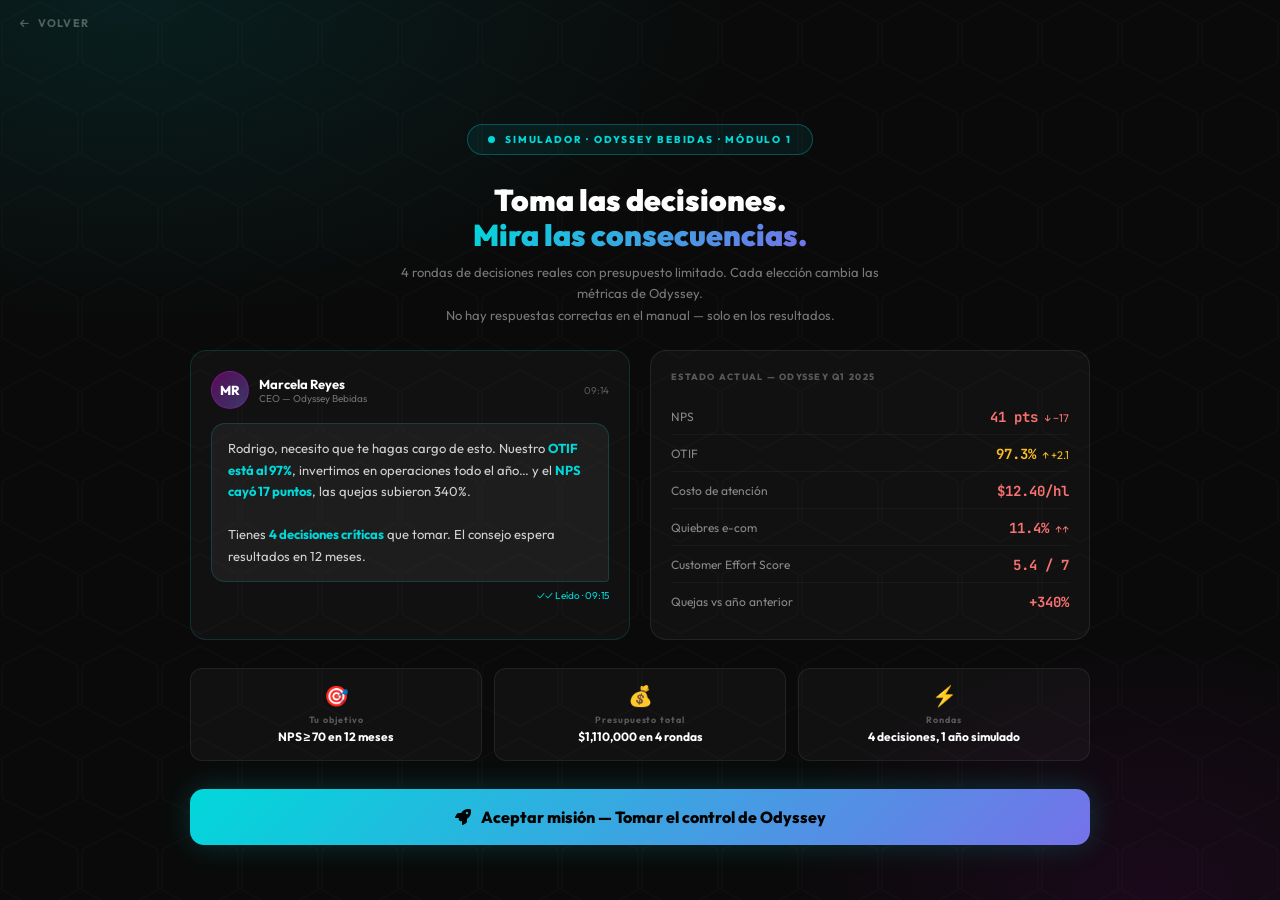
<file: screens/mision.html>
<!DOCTYPE html>
<html lang="es">
<head>
  <meta charset="UTF-8"/>
  <meta name="viewport" content="width=device-width, initial-scale=1.0"/>
  <title>Simulador Odyssey — SELF SCI</title>
  <link rel="preconnect" href="https://fonts.googleapis.com">
  <link href="https://fonts.googleapis.com/css2?family=Outfit:wght@300;400;500;600;700;800;900&family=JetBrains+Mono:wght@400;700&display=swap" rel="stylesheet">
  <link rel="stylesheet" href="https://cdnjs.cloudflare.com/ajax/libs/font-awesome/6.5.0/css/all.min.css"/>
  <style>
:root {
  --cyan:#00d8da; --magenta:#F800fa; --purple:#7572e9;
  --white:#fdfdfd; --black:#020202; --dark1:#0a0a0a; --dark2:#111; --dark3:#181820;
  --green:#4ade80; --red:#f87171; --orange:#fb923c; --amber:#fbbf24;
}
*,*::before,*::after{box-sizing:border-box;margin:0;padding:0;}
html,body{height:100%;font-family:'Outfit',sans-serif;background:var(--dark1);color:var(--white);overflow:hidden;}

/* ── HEX BG ── */
.hex-bg{position:fixed;inset:0;z-index:0;
  background:
    radial-gradient(ellipse 80% 60% at 10% 0%,rgba(0,216,218,0.1) 0%,transparent 60%),
    radial-gradient(ellipse 50% 50% at 90% 100%,rgba(248,0,250,0.07) 0%,transparent 60%),
    url("data:image/svg+xml,%3Csvg xmlns='http://www.w3.org/2000/svg' width='80' height='92'%3E%3Cpolygon points='40,2 78,22 78,62 40,82 2,62 2,22' fill='none' stroke='rgba(255,255,255,0.025)' stroke-width='1'/%3E%3C/svg%3E"),
    var(--dark1);
  background-size:auto,auto,80px 92px,auto;
}

/* ── STATES ── */
.sim-state{position:fixed;inset:0;z-index:1;display:none;flex-direction:column;overflow:hidden;}
.sim-state.active{display:flex;animation:fadeUp .45s cubic-bezier(.4,0,.2,1);}
@keyframes fadeUp{from{opacity:0;transform:translateY(12px);}to{opacity:1;transform:translateY(0);}}

/* ── BACK NAV ── */
#back-nav{position:fixed;top:16px;left:20px;z-index:600;display:flex;align-items:center;gap:8px;
  color:rgba(255,255,255,0.3);font-size:11px;font-weight:700;letter-spacing:.1em;cursor:pointer;transition:color .2s;}
#back-nav:hover{color:var(--cyan);}

/* ══════════════════════════════
   INTRO SCREEN
══════════════════════════════ */
#state-intro{align-items:center;justify-content:flex-start;overflow-y:auto;padding:60px 24px 48px;}
.intro-wrap{width:100%;max-width:900px;margin:0 auto;}

.sim-badge{display:inline-flex;align-items:center;gap:10px;
  background:rgba(0,216,218,0.07);border:1.5px solid rgba(0,216,218,0.3);
  border-radius:100px;padding:8px 20px;font-size:10px;font-weight:800;letter-spacing:.18em;color:var(--cyan);
  margin-bottom:28px;animation:badgePulse 3s ease-in-out infinite;}
@keyframes badgePulse{0%,100%{box-shadow:0 0 0 0 rgba(0,216,218,0);}50%{box-shadow:0 0 0 8px rgba(0,216,218,0.06);}}
.sim-badge .dot{width:7px;height:7px;border-radius:50%;background:var(--cyan);animation:dotBlink 1.4s ease-in-out infinite;}
@keyframes dotBlink{0%,100%{opacity:1;}50%{opacity:.3;}}

.intro-grid{display:grid;grid-template-columns:1fr 1fr;gap:20px;margin-bottom:28px;}
@media(max-width:700px){.intro-grid{grid-template-columns:1fr;}}

/* WhatsApp card */
.wa-card{background:rgba(255,255,255,0.03);border:1px solid rgba(0,216,218,0.15);border-radius:16px;padding:20px;}
.wa-head{display:flex;align-items:center;gap:10px;margin-bottom:14px;}
.wa-av{width:38px;height:38px;border-radius:50%;background:linear-gradient(135deg,rgba(248,0,250,.3),rgba(117,114,233,.4));
  border:1.5px solid rgba(248,0,250,.3);display:flex;align-items:center;justify-content:center;font-size:13px;font-weight:800;}
.wa-name{font-size:13px;font-weight:700;}.wa-role{font-size:10px;color:rgba(255,255,255,.4);}
.wa-time{margin-left:auto;font-size:10px;color:rgba(255,255,255,.3);}
.wa-bubble{background:rgba(255,255,255,.05);border:1px solid rgba(0,216,218,.18);border-radius:14px 14px 4px 14px;
  padding:14px 16px;font-size:13px;line-height:1.65;color:rgba(255,255,255,.8);}
.wa-bubble strong{color:var(--cyan);}
.wa-check{text-align:right;font-size:10px;color:var(--cyan);margin-top:7px;}

/* Company state card */
.state-card{background:rgba(255,255,255,0.03);border:1px solid rgba(255,255,255,0.08);border-radius:16px;padding:20px;}
.state-card-title{font-size:9px;font-weight:800;letter-spacing:.14em;color:rgba(255,255,255,.3);margin-bottom:16px;}
.metric-row{display:flex;align-items:center;justify-content:space-between;padding:8px 0;
  border-bottom:1px solid rgba(255,255,255,.04);}
.metric-row:last-child{border-bottom:none;}
.metric-label{font-size:12px;color:rgba(255,255,255,.5);}
.metric-val{font-size:14px;font-weight:700;font-family:'JetBrains Mono',monospace;}
.metric-trend{font-size:11px;margin-left:6px;}
.val-bad{color:var(--red);}.val-warn{color:var(--orange);}.val-ok{color:var(--amber);}.val-good{color:var(--green);}

/* Context info */
.context-strip{display:grid;grid-template-columns:repeat(3,1fr);gap:12px;margin-bottom:28px;}
.ctx-block{background:rgba(255,255,255,.03);border:1px solid rgba(255,255,255,.07);border-radius:12px;padding:14px;text-align:center;}
.ctx-icon{font-size:20px;margin-bottom:6px;}
.ctx-lbl{font-size:9px;font-weight:700;letter-spacing:.1em;color:rgba(255,255,255,.3);margin-bottom:4px;}
.ctx-val{font-size:12px;font-weight:700;line-height:1.35;}

.btn-start{width:100%;padding:18px;background:linear-gradient(135deg,var(--cyan),var(--purple));
  border:none;border-radius:14px;font-family:'Outfit',sans-serif;font-size:16px;font-weight:800;
  color:var(--black);cursor:pointer;display:flex;align-items:center;justify-content:center;gap:10px;
  transition:all .25s;box-shadow:0 0 30px rgba(0,216,218,.2);}
.btn-start:hover{transform:translateY(-2px);box-shadow:0 8px 40px rgba(0,216,218,.3);}

/* ══════════════════════════════
   DECISION SCREEN
══════════════════════════════ */
#state-decision{flex-direction:column;}

/* Top bar */
.dec-topbar{flex-shrink:0;background:rgba(2,2,2,.92);backdrop-filter:blur(14px);
  border-bottom:1px solid rgba(255,255,255,.07);padding:0 24px;
  display:flex;align-items:center;gap:0;height:52px;}
.dec-round-label{font-size:10px;font-weight:800;letter-spacing:.18em;color:var(--cyan);
  white-space:nowrap;padding-right:20px;border-right:1px solid rgba(255,255,255,.08);}
.dec-round-title{font-size:13px;font-weight:700;color:rgba(255,255,255,.8);padding:0 20px;flex:1;}
/* Budget tracker */
.budget-wrap{display:flex;align-items:center;gap:10px;flex-shrink:0;}
.budget-label{font-size:10px;color:rgba(255,255,255,.35);white-space:nowrap;}
.budget-bar-track{width:140px;height:6px;background:rgba(255,255,255,.08);border-radius:100px;overflow:hidden;}
.budget-bar-fill{height:100%;border-radius:100px;transition:width .3s,background .3s;background:var(--green);}
.budget-bar-fill.warn{background:var(--orange);}
.budget-bar-fill.over{background:var(--red);}
.budget-num{font-size:11px;font-family:'JetBrains Mono',monospace;font-weight:700;
  color:var(--green);transition:color .3s;white-space:nowrap;}
.budget-num.warn{color:var(--orange);}.budget-num.over{color:var(--red);}

/* Two-panel body */
.dec-body{flex:1;display:grid;grid-template-columns:300px 1fr;overflow:hidden;}
@media(max-width:800px){.dec-body{grid-template-columns:1fr;}}

/* LEFT: metrics panel */
.metrics-panel{overflow-y:auto;padding:20px 18px;border-right:1px solid rgba(255,255,255,.06);
  display:flex;flex-direction:column;gap:16px;}
.mp-title{font-size:9px;font-weight:800;letter-spacing:.14em;color:rgba(255,255,255,.3);}
.mp-card{background:rgba(255,255,255,.03);border:1px solid rgba(255,255,255,.07);border-radius:10px;padding:14px;}
.mp-metric{display:flex;align-items:center;justify-content:space-between;padding:7px 0;
  border-bottom:1px solid rgba(255,255,255,.04);}
.mp-metric:last-child{border-bottom:none;}
.mp-metric-name{font-size:11px;color:rgba(255,255,255,.5);}
.mp-vals{display:flex;align-items:center;gap:6px;}
.mp-current{font-size:12px;font-weight:700;font-family:'JetBrains Mono',monospace;}
.mp-arrow{font-size:10px;color:rgba(255,255,255,.2);}
.mp-predicted{font-size:12px;font-weight:700;font-family:'JetBrains Mono',monospace;transition:all .3s;}
.mp-delta{font-size:10px;font-weight:700;transition:all .3s;}
.delta-pos{color:var(--green);}.delta-neg{color:var(--red);}.delta-zero{color:rgba(255,255,255,.2);}

/* selected summary */
.sel-summary{background:rgba(0,216,218,.04);border:1px solid rgba(0,216,218,.12);border-radius:10px;padding:14px;}
.sel-sum-title{font-size:9px;font-weight:800;letter-spacing:.14em;color:rgba(0,216,218,.6);margin-bottom:10px;}
.sel-sum-empty{font-size:12px;color:rgba(255,255,255,.2);font-style:italic;}
.sel-item{display:flex;align-items:center;justify-content:space-between;
  font-size:11px;padding:5px 0;border-bottom:1px solid rgba(255,255,255,.04);}
.sel-item:last-child{border-bottom:none;}
.sel-item-name{color:rgba(255,255,255,.7);flex:1;}
.sel-item-cost{color:var(--cyan);font-family:'JetBrains Mono',monospace;font-weight:700;font-size:10px;}

.btn-ejecutar{width:100%;padding:14px;background:linear-gradient(135deg,var(--cyan),var(--purple));
  border:none;border-radius:10px;font-family:'Outfit',sans-serif;font-size:14px;font-weight:800;
  color:var(--black);cursor:pointer;transition:all .25s;display:flex;align-items:center;justify-content:center;gap:8px;
  opacity:.35;}
.btn-ejecutar:not(:disabled){opacity:1;}
.btn-ejecutar:not(:disabled):hover{transform:translateY(-1px);box-shadow:0 6px 24px rgba(0,216,218,.3);}

/* RIGHT: decisions */
.decisions-panel{overflow-y:auto;padding:20px 20px;}
.dp-header{margin-bottom:16px;}
.dp-situation{font-size:12px;line-height:1.6;color:rgba(255,255,255,.5);
  background:rgba(255,255,255,.02);border-left:3px solid rgba(248,0,250,.4);
  border-radius:0 8px 8px 0;padding:12px 14px;margin-bottom:14px;}
.dp-situation strong{color:rgba(255,255,255,.8);}
.dp-ask{font-size:14px;font-weight:700;color:var(--white);line-height:1.45;}
.dp-budget-note{font-size:11px;color:rgba(255,255,255,.35);margin-top:6px;}

.dec-grid{display:grid;grid-template-columns:repeat(auto-fill,minmax(260px,1fr));gap:12px;}

/* Decision card */
.dec-card{background:rgba(255,255,255,.03);border:1.5px solid rgba(255,255,255,.08);
  border-radius:14px;padding:16px;cursor:pointer;transition:all .25s;position:relative;overflow:hidden;}
.dec-card:hover:not(.dec-selected){border-color:rgba(117,114,233,.4);background:rgba(117,114,233,.05);}
.dec-card.dec-selected{border-color:var(--cyan);background:rgba(0,216,218,.06);
  box-shadow:0 0 0 1px rgba(0,216,218,.2),0 4px 20px rgba(0,216,218,.1);}
.dec-card.dec-disabled{opacity:.4;cursor:not-allowed;pointer-events:none;}

.dc-head{display:flex;align-items:flex-start;gap:10px;margin-bottom:10px;}
.dc-icon{width:36px;height:36px;border-radius:10px;display:flex;align-items:center;justify-content:center;
  font-size:16px;flex-shrink:0;}
.dc-title{font-size:13px;font-weight:700;line-height:1.3;flex:1;}
.dc-check{font-size:16px;color:var(--cyan);margin-left:auto;opacity:0;transition:opacity .2s;}
.dec-card.dec-selected .dc-check{opacity:1;}

.dc-meta{display:flex;gap:8px;margin-bottom:10px;flex-wrap:wrap;}
.dc-tag{display:inline-flex;align-items:center;gap:4px;border-radius:100px;padding:3px 10px;
  font-size:10px;font-weight:700;}
.tag-cost{background:rgba(0,216,218,.1);color:var(--cyan);border:1px solid rgba(0,216,218,.2);}
.tag-time{background:rgba(255,255,255,.06);color:rgba(255,255,255,.5);}
.tag-risk-low{background:rgba(74,222,128,.1);color:var(--green);}
.tag-risk-med{background:rgba(251,146,60,.1);color:var(--orange);}
.tag-risk-high{background:rgba(248,113,113,.1);color:var(--red);}

.dc-impacts{border-top:1px solid rgba(255,255,255,.06);padding-top:10px;
  display:flex;flex-wrap:wrap;gap:6px;}
.dc-impact{display:inline-flex;align-items:center;gap:4px;font-size:10px;font-weight:700;
  background:rgba(255,255,255,.04);border-radius:6px;padding:3px 8px;}
.imp-pos{color:var(--green);}.imp-neg{color:var(--red);}.imp-neutral{color:rgba(255,255,255,.3);}

/* ══════════════════════════════
   RESULTS SCREEN
══════════════════════════════ */
#state-results{align-items:center;justify-content:flex-start;overflow-y:auto;padding:48px 24px;}
.results-wrap{width:100%;max-width:760px;margin:0 auto;}

.results-header{text-align:center;margin-bottom:32px;}
.results-round-tag{font-size:10px;font-weight:800;letter-spacing:.16em;color:rgba(255,255,255,.3);margin-bottom:10px;}
.results-title{font-size:26px;font-weight:900;margin-bottom:8px;}
.results-sub{font-size:13px;color:rgba(255,255,255,.45);}

/* Score badge */
.score-badge{display:inline-flex;align-items:center;gap:14px;
  background:rgba(255,255,255,.04);border:1.5px solid rgba(255,255,255,.1);
  border-radius:16px;padding:16px 24px;margin-bottom:28px;}
.score-grade{font-size:48px;font-weight:900;line-height:1;}
.score-grade.A{color:var(--green);text-shadow:0 0 20px rgba(74,222,128,.4);}
.score-grade.B{color:var(--cyan);text-shadow:0 0 20px rgba(0,216,218,.4);}
.score-grade.C{color:var(--amber);text-shadow:0 0 20px rgba(251,191,36,.3);}
.score-grade.D{color:var(--red);}
.score-pts{text-align:left;}
.score-num{font-size:22px;font-weight:800;font-family:'JetBrains Mono',monospace;}
.score-lbl{font-size:11px;color:rgba(255,255,255,.35);margin-top:2px;}

/* Metrics change grid */
.metrics-change-grid{display:grid;grid-template-columns:repeat(auto-fill,minmax(200px,1fr));gap:12px;margin-bottom:24px;}
.mc-card{background:rgba(255,255,255,.03);border:1px solid rgba(255,255,255,.08);border-radius:12px;
  padding:16px;text-align:center;}
.mc-label{font-size:10px;font-weight:700;letter-spacing:.08em;color:rgba(255,255,255,.3);margin-bottom:8px;}
.mc-values{display:flex;align-items:center;justify-content:center;gap:10px;}
.mc-from{font-size:16px;font-weight:700;font-family:'JetBrains Mono',monospace;color:rgba(255,255,255,.35);}
.mc-arrow{font-size:14px;color:rgba(255,255,255,.2);}
.mc-to{font-size:20px;font-weight:900;font-family:'JetBrains Mono',monospace;}
.mc-delta{font-size:11px;font-weight:700;margin-top:4px;}
.mc-improved{color:var(--green);}.mc-worse{color:var(--red);}.mc-same{color:rgba(255,255,255,.3);}

/* Debrief */
.debrief-box{background:rgba(255,255,255,.02);border:1px solid rgba(255,255,255,.08);
  border-radius:14px;padding:20px;margin-bottom:24px;}
.db-label{font-size:9px;font-weight:800;letter-spacing:.14em;color:rgba(248,0,250,.6);margin-bottom:10px;}
.db-text{font-size:13px;line-height:1.7;color:rgba(255,255,255,.6);}
.db-optimal{margin-top:12px;padding:10px 14px;
  background:rgba(0,216,218,.05);border:1px solid rgba(0,216,218,.15);border-radius:8px;
  font-size:12px;color:rgba(0,216,218,.8);}

.btn-siguiente{width:100%;padding:16px;background:linear-gradient(135deg,var(--cyan),var(--purple));
  border:none;border-radius:12px;font-family:'Outfit',sans-serif;font-size:15px;font-weight:800;
  color:var(--black);cursor:pointer;transition:all .25s;display:flex;align-items:center;justify-content:center;gap:10px;}
.btn-siguiente:hover{transform:translateY(-2px);box-shadow:0 8px 32px rgba(0,216,218,.3);}

/* ══════════════════════════════
   FINAL SCORECARD
══════════════════════════════ */
#state-final{align-items:center;justify-content:center;overflow-y:auto;padding:40px 24px;}
.final-wrap{width:100%;max-width:680px;text-align:center;}
.final-trophy{font-size:56px;margin-bottom:20px;animation:trophyBounce .8s cubic-bezier(.34,1.56,.64,1);}
@keyframes trophyBounce{from{transform:scale(0) rotate(-10deg);}to{transform:scale(1) rotate(0);}}
.final-title{font-size:32px;font-weight:900;margin-bottom:8px;
  background:linear-gradient(135deg,var(--cyan),var(--purple));
  -webkit-background-clip:text;-webkit-text-fill-color:transparent;}
.final-sub{font-size:15px;color:rgba(255,255,255,.45);margin-bottom:32px;line-height:1.6;}

.final-metrics-grid{display:grid;grid-template-columns:repeat(5,1fr);gap:8px;margin-bottom:28px;}
@media(max-width:600px){.final-metrics-grid{grid-template-columns:repeat(3,1fr);}}
.final-metric{background:rgba(255,255,255,.04);border:1px solid rgba(255,255,255,.08);
  border-radius:10px;padding:12px 8px;text-align:center;}
.fm-label{font-size:8px;font-weight:700;letter-spacing:.1em;color:rgba(255,255,255,.3);margin-bottom:6px;}
.fm-before{font-size:11px;color:rgba(255,255,255,.25);font-family:'JetBrains Mono',monospace;margin-bottom:2px;}
.fm-after{font-size:16px;font-weight:900;font-family:'JetBrains Mono',monospace;}
.fm-change{font-size:10px;font-weight:700;margin-top:3px;}

.final-score-big{display:inline-flex;align-items:center;gap:16px;
  background:rgba(255,255,255,.04);border:1.5px solid rgba(0,216,218,.2);
  border-radius:16px;padding:20px 32px;margin-bottom:28px;}
.fsb-grade{font-size:64px;font-weight:900;line-height:1;}
.fsb-info{text-align:left;}
.fsb-pts{font-size:28px;font-weight:900;font-family:'JetBrains Mono',monospace;}
.fsb-label{font-size:12px;color:rgba(255,255,255,.4);}

.btn-volver{padding:14px 32px;background:rgba(255,255,255,.05);border:1px solid rgba(255,255,255,.12);
  border-radius:12px;font-family:'Outfit',sans-serif;font-size:14px;font-weight:700;
  color:rgba(255,255,255,.6);cursor:pointer;transition:all .2s;}
.btn-volver:hover{background:rgba(255,255,255,.1);color:var(--white);}

/* ── ANIMATIONS ── */
@keyframes countUp{from{opacity:0;transform:translateY(8px);}to{opacity:1;transform:translateY(0);}}
.animate-in{animation:countUp .5s ease forwards;}
  </style>
</head>
<body>

<div class="hex-bg"></div>
<div id="back-nav" onclick="window.location.href='../index.html'">
  <i class="fas fa-arrow-left" style="font-size:10px;"></i> VOLVER
</div>

<!-- ══════════════════════════════
     INTRO
══════════════════════════════ -->
<div id="state-intro" class="sim-state active">
  <div class="intro-wrap" style="padding-top:64px;">

    <div style="text-align:center;margin-bottom:24px;">
      <div class="sim-badge"><span class="dot"></span>SIMULADOR · ODYSSEY BEBIDAS · MÓDULO 1</div>
      <h1 style="font-size:30px;font-weight:900;line-height:1.15;margin-bottom:10px;">
        Toma las decisiones.<br>
        <span style="background:linear-gradient(135deg,var(--cyan),var(--purple));-webkit-background-clip:text;-webkit-text-fill-color:transparent;">
          Mira las consecuencias.
        </span>
      </h1>
      <p style="font-size:13px;color:rgba(255,255,255,.45);max-width:520px;margin:0 auto;line-height:1.65;">
        4 rondas de decisiones reales con presupuesto limitado. Cada elección cambia las métricas de Odyssey.<br>
        No hay respuestas correctas en el manual — solo en los resultados.
      </p>
    </div>

    <div class="intro-grid">
      <!-- WhatsApp -->
      <div class="wa-card">
        <div class="wa-head">
          <div class="wa-av">MR</div>
          <div><div class="wa-name">Marcela Reyes</div><div class="wa-role">CEO — Odyssey Bebidas</div></div>
          <div class="wa-time">09:14</div>
        </div>
        <div class="wa-bubble">
          Rodrigo, necesito que te hagas cargo de esto. Nuestro <strong>OTIF está al 97%</strong>, invertimos en operaciones todo el año… y el <strong>NPS cayó 17 puntos</strong>, las quejas subieron 340%.<br><br>
          Tienes <strong>4 decisiones críticas</strong> que tomar. El consejo espera resultados en 12 meses.
        </div>
        <div class="wa-check">✓✓ Leído · 09:15</div>
      </div>

      <!-- Company State -->
      <div class="state-card">
        <div class="state-card-title">ESTADO ACTUAL — ODYSSEY Q1 2025</div>
        <div class="metric-row">
          <span class="metric-label">NPS</span>
          <span><span class="metric-val val-bad">41 pts</span><span class="metric-trend val-bad">↓ −17</span></span>
        </div>
        <div class="metric-row">
          <span class="metric-label">OTIF</span>
          <span><span class="metric-val val-ok">97.3%</span><span class="metric-trend val-ok">↑ +2.1</span></span>
        </div>
        <div class="metric-row">
          <span class="metric-label">Costo de atención</span>
          <span><span class="metric-val val-bad">$12.40/hl</span></span>
        </div>
        <div class="metric-row">
          <span class="metric-label">Quiebres e-com</span>
          <span><span class="metric-val val-bad">11.4%</span><span class="metric-trend val-bad">↑↑</span></span>
        </div>
        <div class="metric-row">
          <span class="metric-label">Customer Effort Score</span>
          <span><span class="metric-val val-bad">5.4 / 7</span></span>
        </div>
        <div class="metric-row" style="border-bottom:none;">
          <span class="metric-label">Quejas vs año anterior</span>
          <span><span class="metric-val val-bad">+340%</span></span>
        </div>
      </div>
    </div>

    <div class="context-strip">
      <div class="ctx-block">
        <div class="ctx-icon">🎯</div>
        <div class="ctx-lbl">Tu objetivo</div>
        <div class="ctx-val">NPS ≥ 70 en 12 meses</div>
      </div>
      <div class="ctx-block">
        <div class="ctx-icon">💰</div>
        <div class="ctx-lbl">Presupuesto total</div>
        <div class="ctx-val">$1,110,000 en 4 rondas</div>
      </div>
      <div class="ctx-block">
        <div class="ctx-icon">⚡</div>
        <div class="ctx-lbl">Rondas</div>
        <div class="ctx-val">4 decisiones, 1 año simulado</div>
      </div>
    </div>

    <button class="btn-start" onclick="iniciarSimulador()">
      <i class="fas fa-rocket"></i>
      Aceptar misión — Tomar el control de Odyssey
    </button>

  </div>
</div>


<!-- ══════════════════════════════
     DECISION SCREEN
══════════════════════════════ -->
<div id="state-decision" class="sim-state">

  <!-- Top bar -->
  <div class="dec-topbar">
    <span class="dec-round-label" id="dec-round-label">RONDA 01 / 04</span>
    <span class="dec-round-title" id="dec-round-title">Situación</span>
    <div class="budget-wrap">
      <span class="budget-label">PRESUPUESTO</span>
      <div class="budget-bar-track"><div class="budget-bar-fill" id="budget-fill" style="width:0%"></div></div>
      <span class="budget-num" id="budget-num">$0 / $150k</span>
    </div>
  </div>

  <!-- Body -->
  <div class="dec-body">

    <!-- LEFT: metrics -->
    <div class="metrics-panel">
      <div class="mp-title">MÉTRICAS EN TIEMPO REAL</div>
      <div class="mp-card" id="metrics-panel-content">
        <!-- Populated by JS -->
      </div>
      <div class="sel-summary">
        <div class="sel-sum-title">DECISIONES SELECCIONADAS</div>
        <div id="sel-summary-content"><div class="sel-sum-empty">Ninguna aún</div></div>
      </div>
      <button class="btn-ejecutar" id="btn-ejecutar" disabled onclick="ejecutarEstrategia()">
        <i class="fas fa-play"></i> Ejecutar estrategia
      </button>
    </div>

    <!-- RIGHT: decision cards -->
    <div class="decisions-panel">
      <div class="dp-header">
        <div class="dp-situation" id="dp-situation"></div>
        <div class="dp-ask" id="dp-ask"></div>
        <div class="dp-budget-note" id="dp-budget-note"></div>
      </div>
      <div class="dec-grid" id="dec-grid">
        <!-- Populated by JS -->
      </div>
    </div>

  </div>
</div>


<!-- ══════════════════════════════
     RESULTS SCREEN
══════════════════════════════ -->
<div id="state-results" class="sim-state">
  <div class="results-wrap">

    <div class="results-header">
      <div class="results-round-tag" id="res-round-tag">RONDA 01 — RESULTADOS</div>
      <div class="results-title" id="res-title">Estrategia ejecutada</div>
      <div class="results-sub" id="res-sub">Los números de Odyssey han cambiado</div>
    </div>

    <div style="text-align:center;margin-bottom:24px;">
      <div class="score-badge">
        <div class="score-grade" id="res-grade">B</div>
        <div class="score-pts">
          <div class="score-num" id="res-pts">65 pts</div>
          <div class="score-lbl">de 100 puntos posibles</div>
        </div>
      </div>
    </div>

    <div class="metrics-change-grid" id="metrics-change-grid">
      <!-- Populated by JS -->
    </div>

    <div class="debrief-box">
      <div class="db-label">ANÁLISIS DE TU ESTRATEGIA</div>
      <div class="db-text" id="res-debrief"></div>
      <div class="db-optimal" id="res-optimal"></div>
    </div>

    <button class="btn-siguiente" id="btn-siguiente" onclick="siguienteRonda()">
      <i class="fas fa-arrow-right"></i>
      <span id="btn-sig-text">Continuar a Ronda 2</span>
    </button>

  </div>
</div>


<!-- ══════════════════════════════
     FINAL SCORECARD
══════════════════════════════ -->
<div id="state-final" class="sim-state">
  <div class="final-wrap">
    <div class="final-trophy">🏆</div>
    <div class="final-title">Simulación completada</div>
    <div class="final-sub" id="final-sub">Así quedó Odyssey después de tus 4 decisiones</div>

    <div class="final-metrics-grid" id="final-metrics-grid"></div>

    <div style="display:flex;justify-content:center;margin-bottom:28px;">
      <div class="final-score-big">
        <div class="fsb-grade" id="final-grade">B</div>
        <div class="fsb-info">
          <div class="fsb-pts" id="final-pts">240 pts</div>
          <div class="fsb-label">Puntuación total / 400</div>
          <div style="font-size:12px;color:rgba(255,255,255,.4);margin-top:4px;" id="final-verdict"></div>
        </div>
      </div>
    </div>

    <button class="btn-volver" onclick="reiniciar()">
      <i class="fas fa-redo" style="margin-right:8px;"></i>Jugar de nuevo
    </button>
  </div>
</div>


<script>
// ════════════════════════════════════════════════════════
//  DATA
// ════════════════════════════════════════════════════════

const ROUNDS = [
  // ─── RONDA 1: Crisis inmediata ───
  {
    num: 1,
    titulo: 'Crisis inmediata',
    situacion: 'El NPS cayó 17 puntos en un trimestre con OTIF al 97%. El 67% de las quejas son por falta de visibilidad y comunicación. El e-commerce tiene 11.4% de quiebres.',
    pregunta: '¿Cómo asignas el presupuesto para detener la hemorragia de NPS en los próximos 60 días?',
    presupuesto: 150000,
    decisions: [
      { id:'noti', titulo:'Notificaciones proactivas', desc:'Automatizar alertas WhatsApp/email al momento del despacho con tracking en tiempo real.',
        icon:'fas fa-bell', iconBg:'rgba(0,216,218,.12)', iconColor:'var(--cyan)',
        costo:45000, tiempo:'2 semanas', riesgo:'Bajo',
        impacto:{nps:+8, costo:-.3, quiebres:0, ces:-.5, otif:0},
        valor:35, costoTag:'$45k' },
      { id:'portal', titulo:'Portal de visibilidad', desc:'Plataforma web para tracking de pedidos en tiempo real. Los clientes consultan estatus sin llamar.',
        icon:'fas fa-eye', iconBg:'rgba(117,114,233,.12)', iconColor:'var(--purple)',
        costo:85000, tiempo:'6 semanas', riesgo:'Medio',
        impacto:{nps:+12, costo:-.8, quiebres:-1.2, ces:-.9, otif:0},
        valor:50, costoTag:'$85k' },
      { id:'buffer', titulo:'Buffer inventario e-com', desc:'Reservar stock físico dedicado exclusivamente al canal e-commerce para reducir quiebres.',
        icon:'fas fa-boxes', iconBg:'rgba(251,146,60,.1)', iconColor:'var(--orange)',
        costo:120000, tiempo:'1 semana', riesgo:'Bajo',
        impacto:{nps:+4, costo:+1.2, quiebres:-6.8, ces:-.2, otif:+.3},
        valor:20, costoTag:'$120k' },
      { id:'auditoria', titulo:'Auditoría proceso e-com', desc:'Mapear y rediseñar el flujo de pedido-confirmación-entrega del canal digital eliminando pasos manuales.',
        icon:'fas fa-magnifying-glass-chart', iconBg:'rgba(74,222,128,.1)', iconColor:'var(--green)',
        costo:30000, tiempo:'3 semanas', riesgo:'Bajo',
        impacto:{nps:+3, costo:-.3, quiebres:-2.1, ces:-.3, otif:0},
        valor:25, costoTag:'$30k' },
      { id:'cap_cs', titulo:'Capacitación servicio al cliente', desc:'Programa intensivo para que el equipo de CS resuelva el 95%+ de incidencias en primera llamada.',
        icon:'fas fa-headset', iconBg:'rgba(248,0,250,.08)', iconColor:'var(--magenta)',
        costo:25000, tiempo:'1 semana', riesgo:'Bajo',
        impacto:{nps:+3, costo:-.2, quiebres:0, ces:-.4, otif:0},
        valor:20, costoTag:'$25k' },
      { id:'sla', titulo:'Rediseño SLA transportistas', desc:'Renegociar ventanas de entrega y penalidades. Implementar reporting diario de cumplimiento.',
        icon:'fas fa-truck', iconBg:'rgba(251,191,36,.1)', iconColor:'var(--amber)',
        costo:65000, tiempo:'4 semanas', riesgo:'Medio',
        impacto:{nps:+5, costo:-.5, quiebres:-1.8, ces:-.3, otif:+1.2},
        valor:30, costoTag:'$65k' }
    ],
    optimalIds:['noti','auditoria','cap_cs'],
    optimalExplain:'Las notificaciones ($45k) + auditoría ($30k) + capacitación ($25k) ofrecen el mayor impacto en NPS y CES por cada peso invertido. El portal es más poderoso pero tarda más. El buffer ataca el síntoma sin resolver la causa raíz de visibilidad.'
  },

  // ─── RONDA 2: Integración omnicanal ───
  {
    num: 2,
    titulo: 'Integrar o fragmentar',
    situacion: '3 meses después. NPS mejoró parcialmente pero e-commerce sigue perdiendo pedidos por inventario no integrado. El canal creció 33%/año y representa ya el 25% del volumen.',
    pregunta: 'El e-com sigue con >9% de quiebres. ¿Cuál es la solución correcta a largo plazo?',
    presupuesto: 420000,
    decisions: [
      { id:'integracion', titulo:'Integración total OMS/ATP', desc:'Sistema unificado de inventario con Available-to-Promise en tiempo real. Ningún canal puede reclamar stock que ya está comprometido.',
        icon:'fas fa-network-wired', iconBg:'rgba(0,216,218,.12)', iconColor:'var(--cyan)',
        costo:420000, tiempo:'3 meses', riesgo:'Medio',
        impacto:{nps:+9, costo:-1.8, quiebres:-6.2, ces:-.6, otif:+.5},
        valor:70, costoTag:'$420k' },
      { id:'buffer_seg', titulo:'Buffer segmentado por canal', desc:'Stock físico separado para cada canal en el almacén. Solución rápida pero eleva costos de inventario.',
        icon:'fas fa-layer-group', iconBg:'rgba(251,146,60,.1)', iconColor:'var(--orange)',
        costo:156000, tiempo:'2 semanas', riesgo:'Bajo',
        impacto:{nps:+4, costo:+.8, quiebres:-4.1, ces:-.2, otif:0},
        valor:30, costoTag:'$156k' },
      { id:'piloto', titulo:'Piloto con 20 SKUs top', desc:'Integrar solo los 20 SKUs de mayor rotación en e-com. Rápido y barato, pero no resuelve el problema completo.',
        icon:'fas fa-flask', iconBg:'rgba(74,222,128,.1)', iconColor:'var(--green)',
        costo:85000, tiempo:'5 semanas', riesgo:'Bajo',
        impacto:{nps:+3, costo:-.3, quiebres:-2.8, ces:-.2, otif:0},
        valor:20, costoTag:'$85k' },
      { id:'3pl', titulo:'Contratar 3PL e-commerce', desc:'Externalizar el fulfillment digital a un operador especializado. Rápido de implementar pero incrementa costo por unidad.',
        icon:'fas fa-handshake', iconBg:'rgba(248,0,250,.08)', iconColor:'var(--magenta)',
        costo:380000, tiempo:'2 meses', riesgo:'Alto',
        impacto:{nps:+6, costo:+2.1, quiebres:-5.5, ces:-.5, otif:+.8},
        valor:35, costoTag:'$380k' }
    ],
    optimalIds:['integracion'],
    optimalExplain:'La integración total ($420k) es la única opción que elimina la causa raíz: inventario no integrado. El payback es 5.7 meses. El buffer segmentado y el 3PL son más baratos o rápidos pero no resuelven el problema — el mismo stock seguirá reclamado por dos canales simultáneamente.'
  },

  // ─── RONDA 3: Resiliencia ───
  {
    num: 3,
    titulo: 'Proveedor en crisis',
    situacion: 'El proveedor de tapas de aluminio (Guangdong, lead time 110 días) se interrumpió 6 semanas. Pérdida directa $1.46M + riesgo de $9.16M en contratos. 3 de 4 insumos críticos dependen de proveedor único importado.',
    pregunta: '¿Cómo proteges la cadena de futuras disrupciones sin comprometer el margen?',
    presupuesto: 340000,
    decisions: [
      { id:'near', titulo:'Nearshoring tapas (México)', desc:'Desarrollar proveedor local de tapas. Lead time de 110→18 días, 90% reducción del riesgo de disrupción.',
        icon:'fas fa-industry', iconBg:'rgba(0,216,218,.12)', iconColor:'var(--cyan)',
        costo:340000, tiempo:'6 meses', riesgo:'Medio',
        impacto:{nps:0, costo:-.3, quiebres:0, ces:0, otif:+.8},
        valor:60, costoTag:'$340k' },
      { id:'dual', titulo:'Dual sourcing México + China', desc:'Mantener proveedor chino + desarrollar 40% con proveedor local. Mitiga el riesgo sin eliminar el costo bajo.',
        icon:'fas fa-code-branch', iconBg:'rgba(117,114,233,.12)', iconColor:'var(--purple)',
        costo:180000, tiempo:'3 meses', riesgo:'Bajo',
        impacto:{nps:0, costo:+.4, quiebres:0, ces:0, otif:+.4},
        valor:45, costoTag:'$180k' },
      { id:'buff_inv', titulo:'Buffer inventario 3 meses', desc:'Mantener stock de seguridad equivalente a 3 meses de consumo de insumos críticos.',
        icon:'fas fa-warehouse', iconBg:'rgba(251,146,60,.1)', iconColor:'var(--orange)',
        costo:156000, tiempo:'2 semanas', riesgo:'Bajo',
        impacto:{nps:0, costo:+1.2, quiebres:0, ces:0, otif:+.2},
        valor:35, costoTag:'$156k' },
      { id:'seguro', titulo:'Seguro de interrupción de negocio', desc:'Póliza que cubre pérdidas por disrupción de proveedor crítico. No previene, solo compensa.',
        icon:'fas fa-shield-halved', iconBg:'rgba(74,222,128,.1)', iconColor:'var(--green)',
        costo:48000, tiempo:'1 mes', riesgo:'Bajo',
        impacto:{nps:0, costo:+.4, quiebres:0, ces:0, otif:0},
        valor:20, costoTag:'$48k' }
    ],
    optimalIds:['near'],
    optimalExplain:'El nearshoring ($340k) es la única acción que elimina la vulnerabilidad raíz. El costo esperado anual del riesgo (~$436k) supera la inversión. El dual sourcing es bueno pero solo mitiga parcialmente. El buffer extiende el tiempo de reacción pero no elimina la dependencia de proveedor único.'
  },

  // ─── RONDA 4: Causas raíz ───
  {
    num: 4,
    titulo: 'Cerrar las causas raíz',
    situacion: 'Mes 9. NPS llegó a 58 (meta: 70). Las mismas 3 quejas persisten: discrepancias en factura (27%), faltantes en entrega (34%), falta de visibilidad (14%). El costo de servicio reactivo sigue en $1.26M/año.',
    pregunta: 'Con $200k, ¿cuál causa raíz atacas primero para llegar al NPS 70?',
    presupuesto: 200000,
    decisions: [
      { id:'factura', titulo:'Automatización conciliación facturas', desc:'Sistema que reconcilia automáticamente pedido-entrega-factura, eliminando los errores manuales que generan el 27% de quejas.',
        icon:'fas fa-file-invoice', iconBg:'rgba(0,216,218,.12)', iconColor:'var(--cyan)',
        costo:185000, tiempo:'2 meses', riesgo:'Bajo',
        impacto:{nps:+8, costo:-.6, quiebres:-.3, ces:-.5, otif:0},
        valor:55, costoTag:'$185k' },
      { id:'wms', titulo:'Upgrade WMS + predicción demanda', desc:'Nuevo sistema de gestión de almacén con algoritmos de demand sensing para reducir faltantes en entrega.',
        icon:'fas fa-brain', iconBg:'rgba(117,114,233,.12)', iconColor:'var(--purple)',
        costo:200000, tiempo:'4 meses', riesgo:'Alto',
        impacto:{nps:+4, costo:-.9, quiebres:-2.8, ces:-.3, otif:+1.1},
        valor:45, costoTag:'$200k' },
      { id:'iot_campo', titulo:'IoT servicio de campo predictivo', desc:'Sensores en 240 equipos de frío de Cadena Norte para mantenimiento predictivo. Reduce fallas de 38% a 8%.',
        icon:'fas fa-microchip', iconBg:'rgba(74,222,128,.1)', iconColor:'var(--green)',
        costo:180000, tiempo:'3 meses', riesgo:'Medio',
        impacto:{nps:+5, costo:-.4, quiebres:0, ces:-.4, otif:0},
        valor:40, costoTag:'$180k' },
      { id:'portal_dist', titulo:'Portal autoservicio distribuidores', desc:'Eliminar el proceso de 6 pasos y 47 min para hacer un pedido. Portal con confirmación en <2 minutos.',
        icon:'fas fa-store', iconBg:'rgba(248,0,250,.08)', iconColor:'var(--magenta)',
        costo:160000, tiempo:'2 meses', riesgo:'Bajo',
        impacto:{nps:+7, costo:-.9, quiebres:0, ces:-.7, otif:0},
        valor:50, costoTag:'$160k' }
    ],
    optimalIds:['factura'],
    optimalExplain:'La conciliación automática de facturas ($185k) ataca la causa raíz del 27% de quejas con el mayor impacto en NPS por peso invertido. El portal de distribuidores también es excelente (+7 NPS) pero el problema de factura es la queja más costosa de resolver manualmente ($340k/año en retrabajo).'
  }
];

// ════════════════════════════════════════════════════════
//  STATE
// ════════════════════════════════════════════════════════
const sim = {
  currentRound: 0,  // 0-indexed
  metrics: { nps:41, costo:12.40, quiebres:11.4, ces:5.4, otif:97.3 },
  metricsAtRoundStart: null,
  selected: [],     // array of decision ids
  budgetUsed: 0,
  scores: [],       // score per round
  totalScore: 0
};

const METRIC_CONFIG = [
  { key:'nps',      label:'NPS',           unit:' pts',  prefix:'',   higherIsBetter:true  },
  { key:'costo',    label:'Costo/hl',      unit:'',      prefix:'$',  higherIsBetter:false },
  { key:'quiebres', label:'Quiebres e-com',unit:'%',     prefix:'',   higherIsBetter:false },
  { key:'ces',      label:'CES',           unit:'/7',    prefix:'',   higherIsBetter:false },
  { key:'otif',     label:'OTIF',          unit:'%',     prefix:'',   higherIsBetter:true  }
];

function fmt(mc, val) {
  return mc.prefix + val.toFixed(mc.key==='nps'||mc.key==='otif'?1:2) + mc.unit;
}

// ════════════════════════════════════════════════════════
//  SHOW/HIDE STATES
// ════════════════════════════════════════════════════════
function showState(id) {
  document.querySelectorAll('.sim-state').forEach(s=>{
    s.classList.remove('active');
    s.style.display='none';
  });
  const el = document.getElementById(id);
  el.style.display='flex';
  requestAnimationFrame(()=>el.classList.add('active'));
  el.scrollTop=0;
}

// ════════════════════════════════════════════════════════
//  INICIO
// ════════════════════════════════════════════════════════
function iniciarSimulador() {
  sim.currentRound = 0;
  sim.metrics = { nps:41, costo:12.40, quiebres:11.4, ces:5.4, otif:97.3 };
  sim.scores = [];
  sim.totalScore = 0;
  renderDecisionScreen();
  showState('state-decision');
}

// ════════════════════════════════════════════════════════
//  RENDER DECISION SCREEN
// ════════════════════════════════════════════════════════
function renderDecisionScreen() {
  const round = ROUNDS[sim.currentRound];
  sim.selected = [];
  sim.budgetUsed = 0;
  sim.metricsAtRoundStart = {...sim.metrics};

  // Top bar
  document.getElementById('dec-round-label').textContent = `RONDA 0${round.num} / 04`;
  document.getElementById('dec-round-title').textContent = round.titulo;

  // Situation
  document.getElementById('dp-situation').innerHTML = round.situacion;
  document.getElementById('dp-ask').textContent = round.pregunta;
  document.getElementById('dp-budget-note').textContent =
    `Presupuesto disponible: $${(round.presupuesto/1000).toFixed(0)}k — Puedes seleccionar una o más decisiones mientras no excedas el presupuesto.`;

  // Decision cards
  const grid = document.getElementById('dec-grid');
  grid.innerHTML = round.decisions.map(d => `
    <div class="dec-card" id="dc-${d.id}" onclick="toggleDecision('${d.id}')">
      <div class="dc-head">
        <div class="dc-icon" style="background:${d.iconBg};color:${d.iconColor};">
          <i class="${d.icon}"></i>
        </div>
        <div>
          <div class="dc-title">${d.titulo}</div>
          <div style="font-size:11px;color:rgba(255,255,255,.4);margin-top:3px;line-height:1.4;">${d.desc}</div>
        </div>
        <div class="dc-check"><i class="fas fa-check-circle"></i></div>
      </div>
      <div class="dc-meta">
        <span class="dc-tag tag-cost"><i class="fas fa-dollar-sign" style="font-size:9px;"></i> ${d.costoTag}</span>
        <span class="dc-tag tag-time"><i class="fas fa-clock" style="font-size:9px;"></i> ${d.tiempo}</span>
        <span class="dc-tag tag-risk-${d.riesgo.toLowerCase().replace('é','e')}">⚡ ${d.riesgo}</span>
      </div>
      <div class="dc-impacts">
        ${METRIC_CONFIG.map(mc => {
          const delta = d.impacto[mc.key];
          if(delta===0) return '';
          const cls = (delta>0&&mc.higherIsBetter)||(delta<0&&!mc.higherIsBetter) ? 'imp-pos' : 'imp-neg';
          const sign = delta>0 ? '+' : '';
          return `<span class="dc-impact ${cls}"><i class="fas fa-${delta>0?'arrow-up':'arrow-down'}" style="font-size:8px;"></i> ${mc.label} ${sign}${delta.toFixed(1)}${mc.unit}</span>`;
        }).join('')}
      </div>
    </div>
  `).join('');

  updateMetricsPanel();
  updateBudget();
  updateSelectedSummary();
  updateEjecutarBtn();
}

// ════════════════════════════════════════════════════════
//  TOGGLE DECISION
// ════════════════════════════════════════════════════════
function toggleDecision(id) {
  const round = ROUNDS[sim.currentRound];
  const dec = round.decisions.find(d=>d.id===id);
  const isSelected = sim.selected.includes(id);

  if(isSelected) {
    sim.selected = sim.selected.filter(x=>x!==id);
    sim.budgetUsed -= dec.costo;
  } else {
    if(sim.budgetUsed + dec.costo > round.presupuesto) return; // over budget
    sim.selected.push(id);
    sim.budgetUsed += dec.costo;
  }

  document.getElementById('dc-'+id).classList.toggle('dec-selected', !isSelected);
  updateBudget();
  updateMetricsPanel();
  updateSelectedSummary();
  updateEjecutarBtn();

  // Disable cards that would exceed budget
  round.decisions.forEach(d => {
    const card = document.getElementById('dc-'+d.id);
    if(!sim.selected.includes(d.id)) {
      const wouldExceed = sim.budgetUsed + d.costo > round.presupuesto;
      card.classList.toggle('dec-disabled', wouldExceed);
    } else {
      card.classList.remove('dec-disabled');
    }
  });
}

function updateBudget() {
  const round = ROUNDS[sim.currentRound];
  const pct = (sim.budgetUsed / round.presupuesto) * 100;
  const fill = document.getElementById('budget-fill');
  const num = document.getElementById('budget-num');
  fill.style.width = Math.min(pct,100)+'%';
  const used = sim.budgetUsed/1000;
  const total = round.presupuesto/1000;
  num.textContent = `$${used.toFixed(0)}k / $${total.toFixed(0)}k`;
  const isOver = pct>100, isWarn = pct>80;
  fill.className = 'budget-bar-fill'+(isOver?' over':isWarn?' warn':'');
  num.className = 'budget-num'+(isOver?' over':isWarn?' warn':'');
}

function updateSelectedSummary() {
  const round = ROUNDS[sim.currentRound];
  const el = document.getElementById('sel-summary-content');
  if(sim.selected.length===0){
    el.innerHTML='<div class="sel-sum-empty">Ninguna aún</div>';
    return;
  }
  el.innerHTML = sim.selected.map(id=>{
    const d = round.decisions.find(x=>x.id===id);
    return `<div class="sel-item"><span class="sel-item-name">${d.titulo}</span><span class="sel-item-cost">${d.costoTag}</span></div>`;
  }).join('');
}

function updateEjecutarBtn() {
  const btn = document.getElementById('btn-ejecutar');
  btn.disabled = sim.selected.length===0;
}

// ════════════════════════════════════════════════════════
//  METRICS PANEL (live preview)
// ════════════════════════════════════════════════════════
function updateMetricsPanel() {
  const round = ROUNDS[sim.currentRound];
  // Sum deltas of selected decisions
  const totalDelta = {nps:0,costo:0,quiebres:0,ces:0,otif:0};
  sim.selected.forEach(id=>{
    const d = round.decisions.find(x=>x.id===id);
    Object.keys(totalDelta).forEach(k=>totalDelta[k]+=d.impacto[k]||0);
  });

  const base = sim.metricsAtRoundStart||sim.metrics;
  const panel = document.getElementById('metrics-panel-content');
  panel.innerHTML = METRIC_CONFIG.map(mc=>{
    const current = base[mc.key];
    const delta = totalDelta[mc.key];
    const predicted = current + delta;
    const isGood = (delta>0&&mc.higherIsBetter)||(delta<0&&!mc.higherIsBetter);
    const isBad  = (delta>0&&!mc.higherIsBetter)||(delta<0&&mc.higherIsBetter);
    const deltaClass = delta===0?'delta-zero':isGood?'delta-pos':'delta-neg';
    const predictedColor = delta===0?'rgba(255,255,255,.7)':isGood?'var(--green)':'var(--red)';
    const sign = delta>0?'+':'';
    return `
      <div class="mp-metric">
        <span class="mp-metric-name">${mc.label}</span>
        <div class="mp-vals">
          <span class="mp-current" style="color:rgba(255,255,255,.45);">${fmt(mc,current)}</span>
          ${delta!==0?`<span class="mp-arrow">→</span><span class="mp-predicted" style="color:${predictedColor};">${fmt(mc,predicted)}</span>
          <span class="mp-delta ${deltaClass}">${sign}${delta.toFixed(mc.key==='nps'?0:1)}</span>`:''}
        </div>
      </div>`;
  }).join('');
}

// ════════════════════════════════════════════════════════
//  EJECUTAR ESTRATEGIA
// ════════════════════════════════════════════════════════
function ejecutarEstrategia() {
  const round = ROUNDS[sim.currentRound];
  const btn = document.getElementById('btn-ejecutar');
  btn.disabled = true;
  btn.innerHTML = '<i class="fas fa-spinner fa-spin"></i> Ejecutando…';

  setTimeout(()=>{
    // Calculate new metrics
    const newMetrics = {...sim.metrics};
    sim.selected.forEach(id=>{
      const d = round.decisions.find(x=>x.id===id);
      Object.keys(newMetrics).forEach(k=>{ if(d.impacto[k]!==undefined) newMetrics[k]+=d.impacto[k]; });
    });
    // Clamp
    newMetrics.nps  = Math.max(0,Math.min(100,newMetrics.nps));
    newMetrics.otif = Math.max(0,Math.min(100,newMetrics.otif));
    newMetrics.ces  = Math.max(1,Math.min(7,newMetrics.ces));
    newMetrics.quiebres = Math.max(0,newMetrics.quiebres);
    newMetrics.costo = Math.max(0,newMetrics.costo);

    // Calculate score
    const roundScore = calcularScore(round, sim.selected);
    sim.scores.push(roundScore);
    sim.totalScore += roundScore;

    // Render results
    renderResults(round, sim.metrics, newMetrics, roundScore);

    // Update state
    sim.metrics = newMetrics;

    showState('state-results');
  }, 900);
}

function calcularScore(round, selected) {
  const totalValor = selected.reduce((sum,id)=>{
    const d = round.decisions.find(x=>x.id===id);
    return sum + (d?d.valor:0);
  },0);
  // Normalize to 100
  const maxPossible = round.decisions.reduce((max,d)=>{
    // Best combination within budget
    return max + d.valor;
  },0) / round.decisions.length * 2;
  return Math.min(100, Math.round((totalValor / maxPossible)*100));
}

// ════════════════════════════════════════════════════════
//  RENDER RESULTS
// ════════════════════════════════════════════════════════
function renderResults(round, oldMetrics, newMetrics, score) {
  document.getElementById('res-round-tag').textContent = `RONDA 0${round.num} — RESULTADOS`;

  // Grade
  const grade = score>=80?'A':score>=60?'B':score>=40?'C':'D';
  const gradeEl = document.getElementById('res-grade');
  gradeEl.textContent = grade;
  gradeEl.className = 'score-grade '+grade;
  document.getElementById('res-pts').textContent = score+' pts';

  // Title based on grade
  const titles = {A:'Decisión estratégica excelente',B:'Buena estrategia, hay oportunidades',C:'Parcialmente efectivo',D:'Estrategia de alto riesgo'};
  document.getElementById('res-title').textContent = titles[grade];
  document.getElementById('res-sub').textContent =
    `Ronda ${round.num} de 4 completada — así cambiaron las métricas de Odyssey`;

  // Metrics change grid
  const grid = document.getElementById('metrics-change-grid');
  grid.innerHTML = METRIC_CONFIG.map(mc=>{
    const from = oldMetrics[mc.key];
    const to   = newMetrics[mc.key];
    const delta = to - from;
    const isGood = (delta>0&&mc.higherIsBetter)||(delta<0&&!mc.higherIsBetter);
    const isSame = Math.abs(delta)<0.05;
    const cls = isSame?'mc-same':isGood?'mc-improved':'mc-worse';
    const toColor = isSame?'rgba(255,255,255,.7)':isGood?'var(--green)':'var(--red)';
    const sign = delta>0?'+':'';
    return `
      <div class="mc-card animate-in">
        <div class="mc-label">${mc.label}</div>
        <div class="mc-values">
          <span class="mc-from">${fmt(mc,from)}</span>
          <span class="mc-arrow">→</span>
          <span class="mc-to" style="color:${toColor};">${fmt(mc,to)}</span>
        </div>
        ${!isSame?`<div class="mc-delta ${cls}">${sign}${delta.toFixed(mc.key==='nps'?0:1)}${mc.unit}</div>`:'<div class="mc-delta mc-same">sin cambio</div>'}
      </div>`;
  }).join('');

  // Debrief
  const selectedNames = sim.selected.map(id=>round.decisions.find(x=>x.id===id).titulo).join(', ');
  document.getElementById('res-debrief').textContent =
    `Seleccionaste: ${selectedNames||'ninguna'}. ` +
    (grade==='A'?'Excelente — identificaste las acciones de mayor ROI dentro del presupuesto.':
     grade==='B'?'Buena estrategia. Hay combinaciones más eficientes pero tu dirección es correcta.':
     grade==='C'?'La estrategia fue parcialmente efectiva. Revisa qué criterio usarías para priorizar.':
     'Riesgo alto o retorno bajo. Las métricas no mejorarán lo suficiente para llegar al NPS 70.');
  document.getElementById('res-optimal').textContent =
    '💡 Estrategia óptima: '+round.optimalExplain;

  // Next button
  const isLast = sim.currentRound===3;
  document.getElementById('btn-sig-text').textContent =
    isLast?'Ver scorecard final':'Continuar a Ronda '+(round.num+1);
}

function siguienteRonda() {
  sim.currentRound++;
  if(sim.currentRound>=ROUNDS.length) {
    renderFinal();
    showState('state-final');
  } else {
    renderDecisionScreen();
    showState('state-decision');
  }
}

// ════════════════════════════════════════════════════════
//  FINAL SCORECARD
// ════════════════════════════════════════════════════════
function renderFinal() {
  const startMetrics = { nps:41, costo:12.40, quiebres:11.4, ces:5.4, otif:97.3 };
  const end = sim.metrics;

  const grid = document.getElementById('final-metrics-grid');
  grid.innerHTML = METRIC_CONFIG.map(mc=>{
    const from=startMetrics[mc.key], to=end[mc.key], delta=to-from;
    const isGood=(delta>0&&mc.higherIsBetter)||(delta<0&&!mc.higherIsBetter);
    const isSame=Math.abs(delta)<0.05;
    const col=isSame?'rgba(255,255,255,.4)':isGood?'var(--green)':'var(--red)';
    const sign=delta>0?'+':'';
    return `
      <div class="final-metric">
        <div class="fm-label">${mc.label}</div>
        <div class="fm-before">${fmt(mc,from)}</div>
        <div class="fm-after" style="color:${col};">${fmt(mc,to)}</div>
        ${!isSame?`<div class="fm-change" style="color:${col};">${sign}${delta.toFixed(1)}${mc.unit}</div>`:''}
      </div>`;
  }).join('');

  const avg = Math.round(sim.totalScore/sim.scores.length);
  const grade = avg>=80?'A':avg>=60?'B':avg>=40?'C':'D';
  const gradeEl = document.getElementById('final-grade');
  gradeEl.textContent=grade; gradeEl.className='fsb-grade '+grade;
  document.getElementById('final-pts').textContent=sim.totalScore+' pts';

  const verdicts={
    A:'Strategist — Dominas el pensamiento sistémico en cadena.',
    B:'Analyst — Buenas decisiones, algunas causas raíz sin resolver.',
    C:'Operator — Atacas síntomas más que causas.',
    D:'Learner — Revisita los conceptos del módulo.'
  };
  document.getElementById('final-verdict').textContent=verdicts[grade];
  document.getElementById('final-sub').textContent=
    `NPS: ${startMetrics.nps}→${end.nps.toFixed(0)} pts · Costo: $${startMetrics.costo}→$${end.costo.toFixed(2)}/hl · ${sim.scores.map((s,i)=>'R'+(i+1)+': '+s+'pts').join(' · ')}`;
}

function reiniciar() {
  sim.currentRound=0;
  sim.metrics={nps:41,costo:12.40,quiebres:11.4,ces:5.4,otif:97.3};
  sim.scores=[];sim.totalScore=0;
  showState('state-intro');
}
</script>
</body>
</html>
</file>
